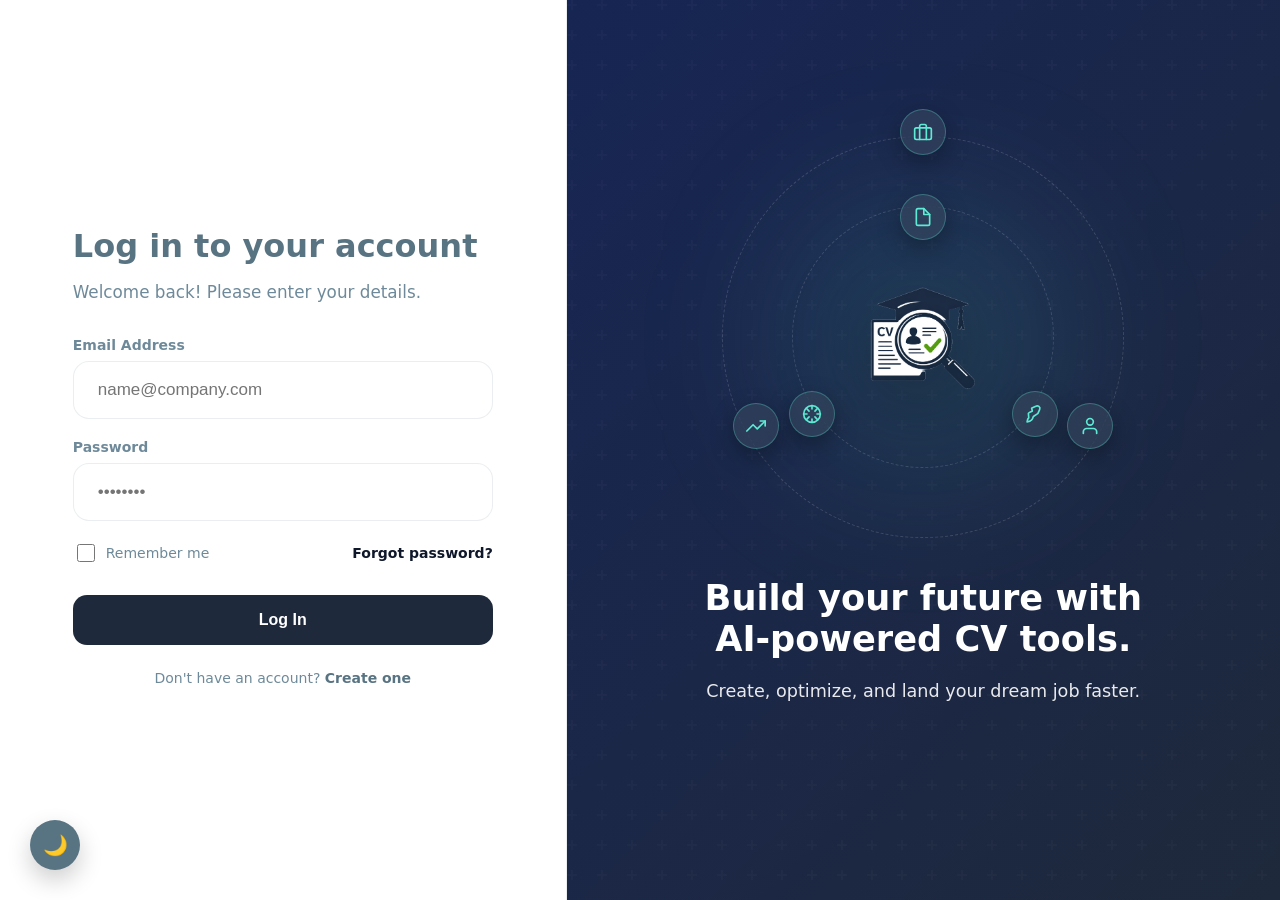
<file: frontend/login.html>
<!DOCTYPE html>
<html>

<head>
  <meta charset="UTF-8">
  <title>Login - CV Sir</title>
  <meta name="view-transition" content="same-origin" />
  <link rel="stylesheet" href="style.css">
  <link rel="icon" type="image/png" sizes="32x32" href="../uploads/cv-logo.png">
  <script>
    (function () {
      const theme = localStorage.getItem('theme') || 'light';
      document.documentElement.setAttribute('data-theme', theme);
    })();
  </script>
</head>

<body class="auth-body">
  <div class="auth-split-container">
    <!-- FORM area (LEFT) -->
    <div class="auth-left">
      <div class="auth-form-wrapper">
        <h2>Log in to your account</h2>
        <p class="subtitle">Welcome back! Please enter your details.</p>

        <form id="loginForm" onsubmit="handleLoginSubmit(event)">
          <div class="input-group">
            <label>Email Address</label>
            <input type="email" id="authEmail" required placeholder="name@company.com" />
          </div>
          <div class="input-group">
            <label>Password</label>
            <input type="password" id="authPassword" required placeholder="••••••••" />
          </div>

          <div class="form-extras">
            <label class="remember-me">
              <input type="checkbox" id="rememberMe">
              <span>Remember me</span>
            </label>
            <a href="#" class="forgot-link">Forgot password?</a>
          </div>

          <p id="authError" class="auth-error"></p>
          <button type="submit" id="authSubmitBtn">Log In</button>
        </form>

        <p class="auth-switch">
          <span>Don't have an account?</span>
          <a href="signup.html">Create one</a>
        </p>
      </div>
    </div>

    <!-- VISUAL AREA (RIGHT) -->
    <div class="auth-right">
      <div class="branding-visual">
        <div class="branding-logo-wrapper">
          <div class="central-glow"></div>
          <img src="../uploads/CvSir%20Logo-%20file.png" alt="CV Sir Logo" class="branding-logo">

          <!-- Orbiting Rings -->
          <div class="orbit-ring ring-1"></div>
          <div class="orbit-ring ring-2"></div>

          <!-- Iconic Planets (Dual-Ring System) -->
          <div class="icon-orbit-container inner">
            <div class="icon-orbit icon-cv" title="CV / Resume">
              <svg xmlns="http://www.w3.org/2000/svg" viewBox="0 0 24 24" fill="none" stroke="currentColor"
                stroke-width="2" stroke-linecap="round" stroke-linejoin="round">
                <path d="M13 2H6a2 2 0 0 0-2 2v16a2 2 0 0 0 2 2h12a2 2 0 0 0 2-2V9z"></path>
                <polyline points="13 2 13 9 20 9"></polyline>
              </svg>
            </div>
            <div class="icon-orbit icon-ai" title="AI Assistant">
              <svg xmlns="http://www.w3.org/2000/svg" viewBox="0 0 24 24" fill="none" stroke="currentColor"
                stroke-width="2" stroke-linecap="round" stroke-linejoin="round">
                <path d="M12 22a10 10 0 1 0 0-20 10 10 0 0 0 0 20z"></path>
                <path d="M12 6V2"></path>
                <path d="M12 22v-4"></path>
                <path d="M18.36 5.64l-2.83 2.83"></path>
                <path d="M8.47 15.53l-2.83 2.83"></path>
                <path d="M22 12h-4"></path>
                <path d="M6 12H2"></path>
                <path d="M18.36 18.36l-2.83-2.83"></path>
                <path d="M8.47 8.47L5.64 5.64"></path>
              </svg>
            </div>
            <div class="icon-orbit icon-rocket" title="Success / Launch">
              <svg xmlns="http://www.w3.org/2000/svg" viewBox="0 0 24 24" fill="none" stroke="currentColor"
                stroke-width="2" stroke-linecap="round" stroke-linejoin="round">
                <path
                  d="M4.5 16.5c-1.5 1.26-2 5-2 5s3.74-.5 5-2c.71-.39 1.24-1.01 1.5-1.74l.76-2.1c.14-.38.4-.72.73-.94l4.74-3.16c.14-.09.25-.21.31-.35l2.1-4.7c.56-1.25.13-2.73-1-3.6s-2.71-.85-3.6-.13l-4.7 2.1c-.14.06-.26.17-.35.31L8.83 8.35c-.22.33-.56.59-.94.73l-2.1.76c-.73.26-1.35.79-1.74 1.5z">
                </path>
              </svg>
            </div>
          </div>

          <div class="icon-orbit-container outer">
            <div class="icon-orbit icon-job" title="Job / Career">
              <svg xmlns="http://www.w3.org/2000/svg" viewBox="0 0 24 24" fill="none" stroke="currentColor"
                stroke-width="2" stroke-linecap="round" stroke-linejoin="round">
                <rect x="2" y="7" width="20" height="14" rx="2" ry="2"></rect>
                <path d="M16 21V5a2 2 0 0 0-2-2h-4a2 2 0 0 0-2 2v16"></path>
              </svg>
            </div>
            <div class="icon-orbit icon-growth" title="Growth / Scaling">
              <svg xmlns="http://www.w3.org/2000/svg" viewBox="0 0 24 24" fill="none" stroke="currentColor"
                stroke-width="2" stroke-linecap="round" stroke-linejoin="round">
                <polyline points="23 6 13.5 15.5 8.5 10.5 1 18"></polyline>
                <polyline points="17 6 23 6 23 12"></polyline>
              </svg>
            </div>
            <div class="icon-orbit icon-user" title="Profile / Identity">
              <svg xmlns="http://www.w3.org/2000/svg" viewBox="0 0 24 24" fill="none" stroke="currentColor"
                stroke-width="2" stroke-linecap="round" stroke-linejoin="round">
                <path d="M20 21v-2a4 4 0 0 0-4-4H8a4 4 0 0 0-4 4v2"></path>
                <circle cx="12" cy="7" r="4"></circle>
              </svg>
            </div>
          </div>
        </div>

        <div class="branding-text">
          <h2>Build your future with AI-powered CV tools.</h2>
          <p>Create, optimize, and land your dream job faster.</p>
        </div>
      </div>
    </div>
  </div>
  <button class="theme-toggle" id="themeToggle" onclick="toggleTheme()" title="Toggle Dark Mode">
    🌙
  </button>
  <script src="script.js"></script>
</body>

</html>
</file>
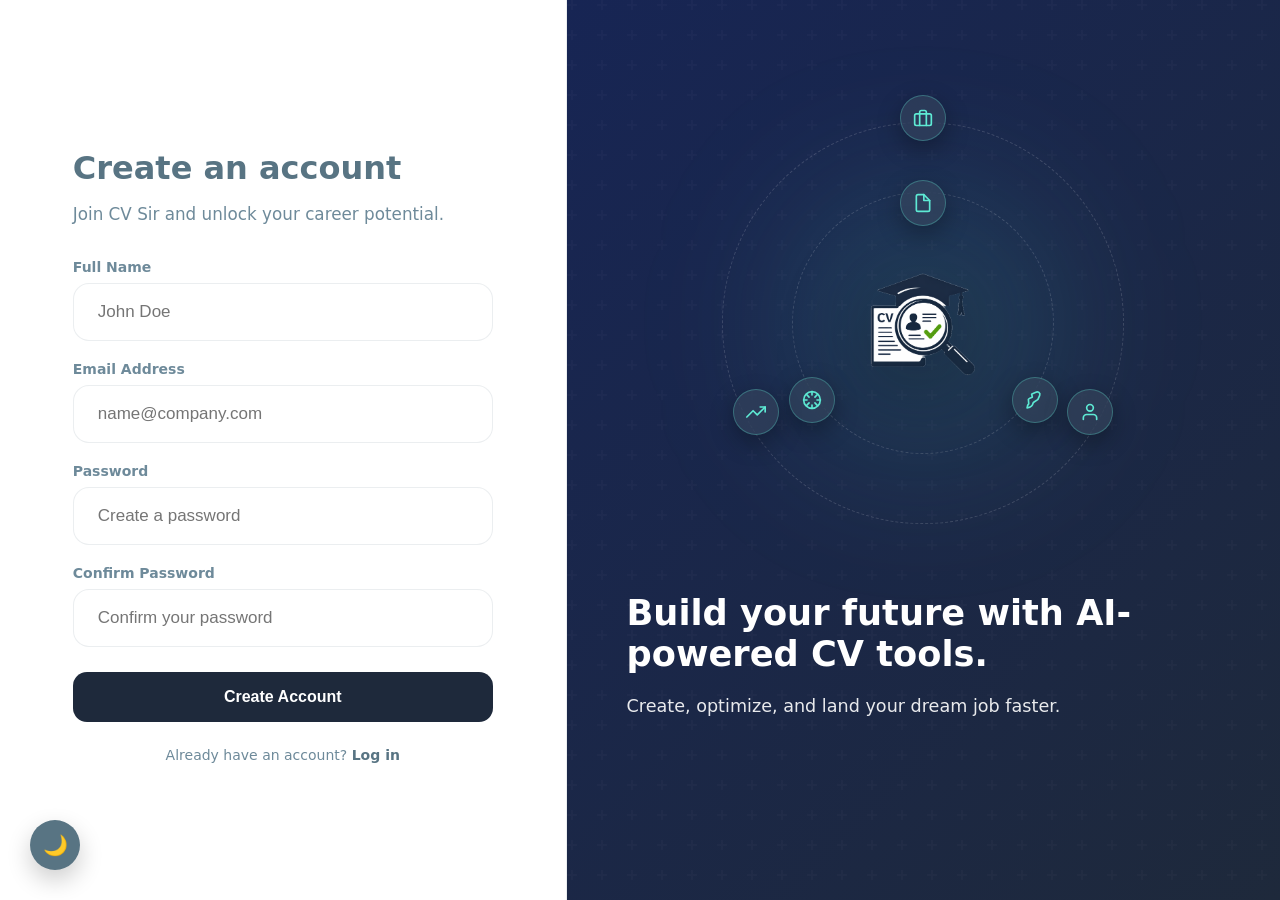
<file: frontend/signup.html>
<!DOCTYPE html>
<html>

<head>
  <meta charset="UTF-8">
  <title>Sign Up - CV Sir</title>
  <meta name="view-transition" content="same-origin" />
  <link rel="stylesheet" href="style.css">
  <link rel="icon" type="image/png" sizes="32x32" href="../uploads/cv-logo.png">
  <script>
    (function () {
      const theme = localStorage.getItem('theme') || 'light';
      document.documentElement.setAttribute('data-theme', theme);
    })();
  </script>
</head>

<body class="auth-body">
  <div class="auth-split-container">
    <!-- FORM AREA (LEFT) -->
    <div class="auth-left">
      <div class="auth-form-wrapper">
        <h2>Create an account</h2>
        <p class="subtitle">Join CV Sir and unlock your career potential.</p>

        <form id="signupForm" onsubmit="handleSignupSubmit(event)">
          <div class="input-group">
            <label>Full Name</label>
            <input type="text" id="authName" required placeholder="John Doe" />
          </div>
          <div class="input-group">
            <label>Email Address</label>
            <input type="email" id="authEmail" required placeholder="name@company.com" />
          </div>
          <div class="input-group">
            <label>Password</label>
            <input type="password" id="authPassword" required placeholder="Create a password" />
          </div>
          <div class="input-group">
            <label>Confirm Password</label>
            <input type="password" id="authConfirmPassword" required placeholder="Confirm your password" />
          </div>

          <p id="authError" class="auth-error"></p>
          <button type="submit" id="authSubmitBtn">Create Account</button>
        </form>

        <p class="auth-switch">
          <span>Already have an account?</span>
          <a href="login.html">Log in</a>
        </p>
      </div>
    </div>

    <!-- VISUAL AREA (RIGHT) -->

    <div class="auth-right">
      <div class="branding-visual">
        <div class="branding-logo-wrapper">
          <div class="central-glow"></div>
          <img src="../uploads/CvSir%20Logo-%20file.png" alt="CV Sir Logo" class="branding-logo">

          <!-- Orbiting Rings -->
          <div class="orbit-ring ring-1"></div>
          <div class="orbit-ring ring-2"></div>

          <!-- Iconic Planets (Dual-Ring System) -->
          <div class="icon-orbit-container inner">
            <div class="icon-orbit icon-cv" title="CV / Resume">
              <svg xmlns="http://www.w3.org/2000/svg" viewBox="0 0 24 24" fill="none" stroke="currentColor"
                stroke-width="2" stroke-linecap="round" stroke-linejoin="round">
                <path d="M13 2H6a2 2 0 0 0-2 2v16a2 2 0 0 0 2 2h12a2 2 0 0 0 2-2V9z"></path>
                <polyline points="13 2 13 9 20 9"></polyline>
              </svg>
            </div>
            <div class="icon-orbit icon-ai" title="AI Assistant">
              <svg xmlns="http://www.w3.org/2000/svg" viewBox="0 0 24 24" fill="none" stroke="currentColor"
                stroke-width="2" stroke-linecap="round" stroke-linejoin="round">
                <path d="M12 22a10 10 0 1 0 0-20 10 10 0 0 0 0 20z"></path>
                <path d="M12 6V2"></path>
                <path d="M12 22v-4"></path>
                <path d="M18.36 5.64l-2.83 2.83"></path>
                <path d="M8.47 15.53l-2.83 2.83"></path>
                <path d="M22 12h-4"></path>
                <path d="M6 12H2"></path>
                <path d="M18.36 18.36l-2.83-2.83"></path>
                <path d="M8.47 8.47L5.64 5.64"></path>
              </svg>
            </div>
            <div class="icon-orbit icon-rocket" title="Success / Launch">
              <svg xmlns="http://www.w3.org/2000/svg" viewBox="0 0 24 24" fill="none" stroke="currentColor"
                stroke-width="2" stroke-linecap="round" stroke-linejoin="round">
                <path
                  d="M4.5 16.5c-1.5 1.26-2 5-2 5s3.74-.5 5-2c.71-.39 1.24-1.01 1.5-1.74l.76-2.1c.14-.38.4-.72.73-.94l4.74-3.16c.14-.09.25-.21.31-.35l2.1-4.7c.56-1.25.13-2.73-1-3.6s-2.71-.85-3.6-.13l-4.7 2.1c-.14.06-.26.17-.35.31L8.83 8.35c-.22.33-.56.59-.94.73l-2.1.76c-.73.26-1.35.79-1.74 1.5z">
                </path>
              </svg>
            </div>
          </div>

          <div class="icon-orbit-container outer">
            <div class="icon-orbit icon-job" title="Job / Career">
              <svg xmlns="http://www.w3.org/2000/svg" viewBox="0 0 24 24" fill="none" stroke="currentColor"
                stroke-width="2" stroke-linecap="round" stroke-linejoin="round">
                <rect x="2" y="7" width="20" height="14" rx="2" ry="2"></rect>
                <path d="M16 21V5a2 2 0 0 0-2-2h-4a2 2 0 0 0-2 2v16"></path>
              </svg>
            </div>
            <div class="icon-orbit icon-growth" title="Growth / Scaling">
              <svg xmlns="http://www.w3.org/2000/svg" viewBox="0 0 24 24" fill="none" stroke="currentColor"
                stroke-width="2" stroke-linecap="round" stroke-linejoin="round">
                <polyline points="23 6 13.5 15.5 8.5 10.5 1 18"></polyline>
                <polyline points="17 6 23 6 23 12"></polyline>
              </svg>
            </div>
            <div class="icon-orbit icon-user" title="Profile / Identity">
              <svg xmlns="http://www.w3.org/2000/svg" viewBox="0 0 24 24" fill="none" stroke="currentColor"
                stroke-width="2" stroke-linecap="round" stroke-linejoin="round">
                <path d="M20 21v-2a4 4 0 0 0-4-4H8a4 4 0 0 0-4 4v2"></path>
                <circle cx="12" cy="7" r="4"></circle>
              </svg>
            </div>
          </div>
        </div>
      </div>

      <div class="branding-text">
        <h2>Build your future with AI-powered CV tools.</h2>
        <p>Create, optimize, and land your dream job faster.</p>
      </div>
    </div>
  </div>
  </div>
  <button class="theme-toggle" id="themeToggle" onclick="toggleTheme()" title="Toggle Dark Mode">
    🌙
  </button>
  <script src="script.js"></script>

</body>

</html>
</file>
<file: frontend/style.css>
:root {
  --bg-color: #f4f8fc;
  --text-main: #1f2933;
  --text-muted: #6b7280;
  --card-bg: #ffffff;
  --card-shadow: rgba(0, 0, 0, 0.08);
  --primary: #2563eb;
  --primary-hover: #1d4ed8;
  --border-color: #d1d5db;
  --input-bg: #ffffff;
  --step-inactive: #e5e7eb;
  --upload-bg: #f8faff;
  --upload-border: #c7d2fe;
  --summary-bg: #eef2ff;
  --job-card-hover-shadow: rgba(37, 99, 235, 0.15);
  --auth-bg: #f4f8fc;
  --auth-sidebar-text: #ffffff;
  --level-match-color: #15803d;


  /* Dashboard Palette - hsl based */
  --clr-missing-h: 0;
  --clr-missing-s: 84%;
  --clr-missing-l: 60%;
  --clr-extra-h: 142;
  --clr-extra-s: 71%;
  --clr-extra-l: 45%;
  --clr-jd-h: 262;
  --clr-jd-s: 83%;
  --clr-jd-l: 58%;
}

[data-theme="dark"] {
  --bg-color: #0f172a;
  --text-main: #f1f5f9;
  --text-muted: #94a3b8;
  --card-bg: #1e293b;
  --card-shadow: rgba(0, 0, 0, 0.3);
  --primary: #3884ff;
  --primary-hover: #60a5fa;
  --border-color: #334155;
  --input-bg: #0f172a;
  --step-inactive: #334155;
  --upload-bg: #1e293b;
  --upload-border: #475569;
  --summary-bg: #8ba5f0;
  --job-card-hover-shadow: rgba(56, 132, 255, 0.25);
  --auth-bg: #0f172a;
  --auth-sidebar-text: #f1f5f9;
  --level-match-color: #4ade80;

  /* Dashboard Palette Dark */
  --clr-missing-h: 0;
  --clr-missing-s: 60%;
  --clr-missing-l: 50%;
  --clr-extra-h: 142;
  --clr-extra-s: 50%;
  --clr-extra-l: 50%;
  --clr-jd-h: 262;
  --clr-jd-s: 60%;
  --clr-jd-l: 60%;
}

h1,
h2,
h3,
h4,
h5,
h6 {
  color: var(--text-main);
}

body {
  font-family: "Segoe UI", system-ui, -apple-system, BlinkMacSystemFont, sans-serif;
  background: var(--bg-color);
  margin: 0;
  color: var(--text-main);
  transition: background 0.3s, color 0.3s;
}

/* ================= HEADER ================= */
.topbar {
  background: var(--card-bg);
  padding: 16px 40px;
  box-shadow: 0 2px 8px rgba(0, 0, 0, 0.05);
  display: flex;
  justify-content: space-between;
  align-items: center;
}

.logo {
  font-weight: 800;
  display: flex;
  align-items: baseline;
  gap: 4px;
}

.logo-cv {
  font-size: 28px;
  color: var(--saas-olive);
  line-height: 1;
}

.logo-sir {
  font-size: 22px;
  color: var(--saas-primary-text);
}

/* ================= MAIN CARD ================= */
.wizard-card {
  max-width: 950px;
  margin: 3vh auto;
  background: var(--card-bg);
  border-radius: 24px;
  padding: 40px 60px 50px;
  box-shadow: 0 40px 80px var(--card-shadow);
  min-height: auto;
  display: flex;
  flex-direction: column;
  justify-content: center;
}

/* ================= STEPS ================= */
.steps {
  display: flex;
  align-items: center;
  justify-content: center;
  margin-bottom: 40px;
}

.step {
  width: 44px;
  height: 44px;
  border-radius: 50%;
  background: var(--step-inactive);
  color: var(--text-muted);
  font-weight: 700;
  display: flex;
  align-items: center;
  justify-content: center;
  position: relative;
}

.step span {
  position: absolute;
  top: 55px;
  width: 120px;
  text-align: center;
  font-size: 13px;
  font-weight: 600;
  color: var(--text-muted);
}

.step.active {
  background: var(--primary);
  color: #ffffff;
}

.step.active span {
  color: var(--primary);
}

.line {
  width: 80px;
  height: 3px;
  background: #e5e7eb;
}

/* ================= STEP CONTENT ================= */
.step-content {
  display: none;
  text-align: center;
}

.step-content.active {
  display: block;
}

.step-content h2 {
  margin-bottom: 25px;
  font-size: 1.8rem;
  font-weight: 800;
  letter-spacing: -0.5px;
}

/* ================= UPLOAD BOX ================= */
.upload-box {
  border: 2px dashed var(--upload-border);
  border-radius: 20px;
  padding: 40px 30px;
  background: var(--upload-bg);
  transition: all 0.3s ease;
}

.upload-box p {
  margin: 8px 0;
  font-weight: 600;
}

.upload-box .muted {
  color: var(--text-muted);
  font-weight: 500;
}

.upload-box input[type="file"] {
  margin-top: 15px;
}

.upload-box small {
  display: block;
  margin-top: 10px;
  color: var(--text-muted);
}

/* ================= INPUTS ================= */
input[type="text"],
input[type="email"],
input[type="password"],
input[type="number"],
textarea,
.extra-inputs input {
  width: 100%;
  padding: 18px 24px;
  border-radius: 16px;
  border: 1px solid var(--border-color);
  background: var(--input-bg);
  color: var(--text-main);
  font-size: 17px;
  outline: none;
  box-sizing: border-box;
  transition: all 0.2s ease;
}

input:focus,
textarea:focus {
  border-color: var(--primary);
  box-shadow: 0 0 0 3px rgba(37, 99, 235, 0.15);
}

.input-error {
  border-color: #ef4444 !important;
  box-shadow: 0 0 0 3px rgba(239, 68, 68, 0.15) !important;
}

.extra-inputs {
  display: flex;
  gap: 20px;
  margin-top: 20px;
  margin-bottom: 20px;
}

/* ================= BUTTONS ================= */
button {
  margin-top: 25px;
  background: var(--primary);
  border: none;
  color: #ffffff;
  padding: 12px 28px;
  font-size: 15px;
  font-weight: 700;
  border-radius: 999px;
  cursor: pointer;
  transition: all 0.2s ease;
}

button:hover {
  background: var(--primary-hover);
  transform: translateY(-1px);
}

button.secondary {
  background: var(--step-inactive);
  color: var(--text-main);
}

button.secondary:hover {
  background: var(--border-color);
}

.nav-buttons {
  display: flex;
  justify-content: space-between;
  gap: 15px;
}

.nav-buttons-center {
  display: flex;
  justify-content: center;
  margin-top: 25px;
}

/* ================= AUTOCOMPLETE FIX ================= */
.autocomplete-container {
  position: relative;
  width: 100%;
}

.suggestions-box {
  position: absolute;
  top: 100%;
  left: 0;
  right: 0;
  background: var(--card-bg);
  border: 1px solid var(--border-color);
  border-top: none;
  border-radius: 0 0 12px 12px;
  box-shadow: 0 10px 25px var(--card-shadow);
  z-index: 1000;
  max-height: 220px;
  overflow-y: auto;
  display: none;
}

.suggestion-item {
  padding: 12px 16px;
  cursor: pointer;
  font-size: 14px;
  font-weight: 500;
}

.suggestion-item:hover {
  background: var(--summary-bg);
}

/* ================= RESULTS ================= */
.results-section {
  margin-top: 20px;
}

.results-header {
  display: flex;
  justify-content: space-between;
  align-items: center;
  margin-bottom: 30px;
  border-bottom: 2px solid var(--border-color);
  padding-bottom: 15px;
}

.results-header h2 {
  margin: 0;
}

.new-analysis-btn {
  background: var(--primary);
  margin-top: 0;
  padding: 10px 20px;
  font-size: 14px;
}

.result-cards {
  display: grid;
  grid-template-columns: repeat(auto-fit, minmax(200px, 1fr));
  gap: 20px;
  margin-bottom: 30px;
}

.card {
  background: var(--upload-bg);
  border-radius: 14px;
  padding: 20px;
  box-shadow: 0 10px 20px rgba(0, 0, 0, 0.05);
}

.card h3 {
  margin: 0 0 8px;
  font-size: 14px;
  color: var(--card-text-title);
  text-transform: uppercase;
}

.card p {
  font-size: 22px;
  font-weight: 800;
  margin: 0;
  color: var(--text-main);
}

/* Score Colors */
.score-low {
  color: #dc2626;
}

.score-mid {
  color: #d97706;
}

.score-high {
  color: #16a34a;
}

/* Career Summary */
.career-summary {
  margin: 25px 0;
  padding: 18px;
  border-radius: 14px;
  background: var(--summary-bg);
  text-align: center;
  color: var(--text-main);
  border: 1px solid var(--border-color);
}

/* ================= SKILL DASHBOARD SECTIONS ================= */
.skill-section {
  margin-bottom: 30px;
  padding: 0;
  border-radius: 18px;
  background: var(--card-bg);
  border: 1px solid var(--border-color);
  overflow: hidden;
  box-shadow: 0 4px 12px var(--card-shadow);
}

.skill-section h3 {
  margin: 0;
  padding: 16px 20px;
  font-size: 1.1rem;
  font-weight: 700;
  display: flex;
  justify-content: space-between;
  align-items: center;
  border-bottom: 1px solid var(--border-color);
}

.skill-section>div:not(h3) {
  padding: 20px;
}

/* Base Badge */
.count-badge {
  font-size: 12px;
  padding: 4px 10px;
  border-radius: 99px;
  color: #ffffff;
  font-weight: 800;
}

/* Missing Skills Colors */
.skill-missing h3 {
  background: hsla(var(--clr-missing-h), var(--clr-missing-s), var(--clr-missing-l), 0.1);
  color: hsl(var(--clr-missing-h), var(--clr-missing-s), 50%);
}

.skill-missing .count-badge {
  background: hsl(var(--clr-missing-h), var(--clr-missing-s), var(--clr-missing-l));
}

/* Extra Skills Colors */
.skill-extra h3 {
  background: hsla(var(--clr-extra-h), var(--clr-extra-s), var(--clr-extra-l), 0.1);
  color: hsl(var(--clr-extra-h), var(--clr-extra-s), 40%);
}

.skill-extra .count-badge {
  background: hsl(var(--clr-extra-h), var(--clr-extra-s), var(--clr-extra-l));
}

/* JD Gaps Colors */
.skill-jd-missing h3 {
  background: hsla(var(--clr-jd-h), var(--clr-jd-s), var(--clr-jd-l), 0.1);
  color: hsl(var(--clr-jd-h), var(--clr-jd-s), 50%);
}

.skill-jd-missing .count-badge {
  background: hsl(var(--clr-jd-h), var(--clr-jd-s), var(--clr-jd-l));
}

/* Badge Container for Extracted/Extra Skills */
.skill-badge-container {
  display: flex;
  flex-wrap: wrap;
  gap: 10px;
}

.skill-tag {
  background: var(--upload-bg);
  padding: 8px 16px;
  border-radius: 10px;
  font-weight: 600;
  font-size: 0.9rem;
  border: 1px solid var(--border-color);
  color: var(--text-main);
  transition: all 0.2s;
}

.skill-tag:hover {
  transform: translateY(-2px);
  border-color: var(--primary);
  background: var(--summary-bg);
}

.skill-tag.extra {
  background: hsla(var(--clr-extra-h), var(--clr-extra-s), var(--clr-extra-l), 0.1);
  border: 1px solid hsla(var(--clr-extra-h), var(--clr-extra-s), var(--clr-extra-l), 0.3);
  color: hsl(var(--clr-extra-h), var(--clr-extra-s), 35%);
  padding: 10px 20px;
  border-radius: 99px;
  font-weight: 700;
  box-shadow: 0 4px 15px rgba(0, 0, 0, 0.03);
  transition: all 0.3s cubic-bezier(0.175, 0.885, 0.32, 1.275);
}

[data-theme="dark"] .skill-tag.extra {
  background: hsla(var(--clr-extra-h), var(--clr-extra-s), 50%, 0.1);
  color: #4ade80;
  border-color: hsla(var(--clr-extra-h), var(--clr-extra-s), 50%, 0.2);
}

.skill-tag.extra:hover {
  transform: translateY(-5px) scale(1.05);
  background: hsl(var(--clr-extra-h), var(--clr-extra-s), var(--clr-extra-l));
  color: #ffffff;
  box-shadow: 0 10px 25px hsla(var(--clr-extra-h), var(--clr-extra-s), var(--clr-extra-l), 0.3);
}


/* ================= RECOMMENDED JOBS ================= */
.recommended-jobs {
  margin-top: 12px;
  display: grid;
  gap: 12px;
}

.job-card {
  background: var(--card-bg);
  border: 1px solid var(--border-color);
  border-radius: 14px;
  padding: 18px;
  transition: all 0.25s ease;
  cursor: pointer;
}

.job-card:hover {
  border-color: var(--primary);
  box-shadow: 0 10px 25px var(--job-card-hover-shadow);
  transform: translateY(-4px);
}

.job-card h4 {
  margin: 0 0 10px;
  color: var(--text-main);
  font-size: 1.1rem;
}

.job-meta {
  display: flex;
  flex-wrap: wrap;
  gap: 14px;
  margin-bottom: 8px;
  font-size: 14px;
  color: var(--text-muted);
}

.job-links a:not(.job-btn) {
  margin-right: 12px;
  color: #2563eb;
  font-weight: 600;
  text-decoration: none;
}

.job-links a:not(.job-btn):hover {
  text-decoration: underline;
}

/* ================= SKILL ROADMAP & PRIORITY ================= */
.skill-details-header {
  display: flex;
  justify-content: space-between;
  align-items: center;
  margin-bottom: 12px;
  border-bottom: 1px solid var(--border-color);
  padding-bottom: 8px;
}

.priority-badge {
  font-size: 0.75rem;
  padding: 4px 10px;
  border-radius: 99px;
  font-weight: 800;
  text-transform: uppercase;
  letter-spacing: 0.5px;
}

.priority-highest {
  background: #fee2e2;
  color: #991b1b;
  border: 1px solid #fecaca;
}

.priority-high {
  background: #ffedd5;
  color: #9a3412;
  border: 1px solid #fed7aa;
}

.priority-medium {
  background: #fef9c3;
  color: #854d0e;
  border: 1px solid #fef08a;
}

.priority-standard {
  background: #f1f5f9;
  color: #475569;
  border: 1px solid #e2e8f0;
}

[data-theme="dark"] .priority-highest {
  background: #7f1d1d;
  color: #fecaca;
  border-color: #991b1b;
}

[data-theme="dark"] .priority-high {
  background: #7c2d12;
  color: #fed7aa;
  border-color: #9a3412;
}

[data-theme="dark"] .priority-medium {
  background: #713f12;
  color: #fef08a;
  border-color: #854d0e;
}

[data-theme="dark"] .priority-standard {
  background: #1e293b;
  color: #cbd5e1;
  border-color: #334155;
}

/* Roadmap Stepper */
.roadmap-container {
  margin-top: 15px;
  padding: 15px;
  background: var(--auth-bg);
  border-radius: 12px;
  border: 1px dashed var(--border-color);
}

.roadmap-title {
  font-size: 0.85rem;
  font-weight: 700;
  margin-bottom: 15px;
  color: var(--text-main);
  display: flex;
  align-items: center;
  gap: 8px;
}

.roadmap-steps {
  position: relative;
  padding-left: 30px;
}

.roadmap-steps::before {
  content: "";
  position: absolute;
  left: 10px;
  top: 5px;
  bottom: 5px;
  width: 2px;
  background: var(--border-color);
}

.roadmap-step {
  position: relative;
  margin-bottom: 20px;
  font-size: 0.9rem;
  color: var(--text-main);
  font-weight: 500;
}

.roadmap-step:last-child {
  margin-bottom: 0;
}

.roadmap-step::before {
  content: "";
  position: absolute;
  left: -25px;
  top: 4px;
  width: 12px;
  height: 12px;
  border-radius: 50%;
  background: var(--card-bg);
  border: 2px solid var(--primary);
  z-index: 1;
}

.roadmap-step.active::before {
  background: var(--primary);
  box-shadow: 0 0 8px var(--primary-light);
}

.roadmap-step-desc {
  display: block;
  font-size: 0.75rem;
  color: var(--card-text-title);
  margin-top: 2px;
}

/* ================= AI MOCK INTERVIEW PANEL (DOCK) ================= */
.mock-panel {
  position: fixed;
  bottom: 0;
  right: 30px;
  width: 380px;
  height: 54px;
  /* Header only height */
  background: var(--card-bg);
  border-top-left-radius: 20px;
  border-top-right-radius: 20px;
  box-shadow: 0 -10px 40px rgba(0, 0, 0, 0.1);
  display: flex;
  flex-direction: column;
  overflow: hidden;
  z-index: 2000;
  transition: all 0.5s cubic-bezier(0.175, 0.885, 0.32, 1.275);
  border: 1px solid var(--border-color);
  border-bottom: none;
  display: none;
  /* Initially hidden */
}

.mock-panel.expanded {
  height: 550px;
  box-shadow: 0 0 60px rgba(0, 0, 0, 0.15);
}

.mock-header {
  background: var(--primary);
  color: #ffffff;
  padding: 16px 25px;
  display: flex;
  justify-content: space-between;
  align-items: center;
  font-weight: 700;
  font-size: 1.05rem;
  cursor: pointer;
  user-select: none;
  transition: background 0.3s;
}

.mock-header:hover {
  background: var(--primary-hover);
}


.close-mock-btn {
  background: transparent;
  border: none;
  color: #fff;
  font-size: 24px;
  cursor: pointer;
  padding: 0;
  margin: 0;
  line-height: 1;
}

.chat-messages {
  flex: 1;
  padding: 20px;
  overflow-y: auto;
  display: flex;
  flex-direction: column;
  gap: 15px;
  background: var(--auth-bg);
}

.chat-bubble {
  max-width: 85%;
  padding: 12px 18px;
  border-radius: 18px;
  font-size: 14.5px;
  line-height: 1.4;
  position: relative;
  animation: messageIn 0.3s ease-out forwards;
}

@keyframes messageIn {
  from {
    opacity: 0;
    transform: translateY(10px) scale(0.95);
  }

  to {
    opacity: 1;
    transform: translateY(0) scale(1);
  }
}

.ai-bubble {
  align-self: flex-start;
  background: var(--card-bg);
  color: var(--text-main);
  border-bottom-left-radius: 4px;
  box-shadow: 0 4px 10px rgba(0, 0, 0, 0.05);
  border: 1px solid var(--border-color);
}

.user-bubble {
  align-self: flex-end;
  background: var(--primary);
  color: #ffffff;
  border-bottom-right-radius: 4px;
  box-shadow: 0 4px 15px rgba(37, 99, 235, 0.2);
}

.feedback-bubble {
  align-self: center;
  font-size: 13px;
  font-weight: 600;
  padding: 8px 16px;
  border-radius: 99px;
  background: hsla(var(--clr-extra-h), var(--clr-extra-s), var(--clr-extra-l), 0.15);
  color: hsl(var(--clr-extra-h), var(--clr-extra-s), 45%);
  margin: 8px 0;
  border: 1px solid hsla(var(--clr-extra-h), var(--clr-extra-s), var(--clr-extra-l), 0.2);
}

[data-theme="dark"] .feedback-bubble {
  background: hsla(var(--clr-extra-h), var(--clr-extra-s), 50%, 0.2);
  color: #4ade80;
  border-color: hsla(142, 70%, 50%, 0.3);
}


.chat-input-area {
  padding: 20px;
  display: flex;
  gap: 10px;
  background: var(--card-bg);
  border-top: 1px solid var(--border-color);
}

.chat-input-area input {
  flex: 1;
  padding: 12px 16px;
  border-radius: 12px;
  border: 1px solid var(--border-color);
  background: var(--input-bg);
  color: var(--text-main);
  outline: none;
}

.chat-input-area button {
  margin-top: 0;
  padding: 10px 20px;
}

/* RESULT OVERLAY */
.mock-result-overlay {
  position: absolute;
  top: 0;
  left: 0;
  right: 0;
  bottom: 0;
  background: var(--card-bg);
  z-index: 10;
  display: none;
  flex-direction: column;
  justify-content: center;
  align-items: center;
  padding: 40px;
  text-align: center;
  animation: fadeIn 0.4s ease;
}

@keyframes fadeIn {
  from {
    opacity: 0;
  }

  to {
    opacity: 1;
  }
}

/* ================= RESPONSIVE ================= */
@media (max-width: 768px) {
  .wizard-card {
    padding: 25px;
  }

  .steps {
    flex-direction: column;
    gap: 20px;
  }

  .line {
    display: none;
  }

  .extra-inputs {
    flex-direction: column;
  }
}

/* ===============================
   JOB BUTTON STYLE (MODERN)
================================ */

.job-links {
  display: flex;
  gap: 12px;
  margin-top: 12px;
}

.job-btn {
  padding: 12px 22px;
  border-radius: 999px;
  font-weight: 600;
  text-decoration: none;
  display: inline-flex;
  align-items: center;
  gap: 6px;
  transition: all 0.25s ease;
  color: white;
}

/* LinkedIn */
.job-btn.linkedin {
  background: #0a66c2;
}

.job-btn.linkedin:hover {
  background: #084c94;
  transform: translateY(-2px);
}

/* Indeed */
.job-btn.indeed {
  background: #2563eb;
}

.job-btn.indeed:hover {
  background: #1e40af;
  transform: translateY(-2px);
}

/* ================= AUTH CONTAINER (REDESIGN) ================= */
.auth-body {
  margin: 0;
  padding: 0;
  height: 100vh;
  display: flex;
  background: var(--bg-color);
  font-family: 'Inter', system-ui, -apple-system, sans-serif;
}

.auth-split-container {
  display: flex;
  width: 100%;
  height: 100vh;
}

.auth-left {
  flex: 0.45;
  /* Form Area */
  display: flex;
  justify-content: center;
  align-items: center;
  background: var(--card-bg);
  padding: 40px;
  z-index: 2;
  border-right: 1px solid var(--border-color);
}

.auth-right {
  flex: 0.55;
  /* Visual Area */
  display: none;
  flex-direction: column;
  justify-content: center;
  align-items: center;
  /* Deep Blue to Muted Navy Gradient */
  background: linear-gradient(135deg, #172554 0%, #1e293b 100%);
  color: #ffffff;
  padding: 60px;
  position: relative;
  overflow: hidden;
}


@media (min-width: 992px) {
  .auth-right {
    display: flex;
  }
}

.auth-right::before {
  content: "";
  position: absolute;
  top: 0;
  left: 0;
  right: 0;
  bottom: 0;
  background: url("data:image/svg+xml,%3Csvg width='60' height='60' viewBox='0 0 60 60' xmlns='http://www.w3.org/2000/svg'%3E%3Cg fill='none' fill-rule='evenodd'%3E%3Cg fill='%23ffffff' fill-opacity='0.05'%3E%3Cpath d='M36 34v-4h-2v4h-4v2h4v4h2v-4h4v-2h-4zm0-30V0h-2v4h-4v2h4v4h2v-4h4v-2h-4zM6 34v-4H4v4H0v2h4v4h2v-4h4v-2H6zM6 4V0H4v4H0v2h4v4h2v-4h4v-2H6z'/%3E%3C/g%3E%3C/g%3E%3C/svg%3E");
  opacity: 0.4;
}

/* BRANDING VISUALS */
.branding-visual {
  position: relative;
  width: 100%;
  max-width: 500px;
  text-align: center;
  z-index: 10;
}

.branding-logo-wrapper {
  position: relative;
  width: 320px;
  height: 320px;
  margin: 0 auto 80px;
  /* Increased from 30px to prevent overlap */
  display: flex;
  justify-content: center;
  align-items: center;
}

.central-glow {
  position: absolute;
  width: 260px;
  height: 260px;
  /* Soft Mint Glow */
  background: rgba(94, 234, 212, 0.15);
  filter: blur(80px);
  border-radius: 50%;
  animation: pulseGlow 4s infinite ease-in-out;
}

.branding-logo {
  width: 260px;
  /* Scaled down */
  height: auto;
  filter: drop-shadow(0 20px 45px rgba(0, 0, 0, 0.35));
  position: relative;
  z-index: 5;
  animation: floatLogo 6s infinite ease-in-out;
}

/* ORBIT SYSTEM */
.orbit-ring {
  position: absolute;
  top: 50%;
  left: 50%;
  transform: translate(-50%, -50%);
  border-radius: 50%;
  border: 1px dashed rgba(255, 255, 255, 0.15);
  pointer-events: none;
}

.ring-1 {
  width: 260px;
  height: 260px;
}

.ring-2 {
  width: 400px;
  height: 400px;
}


.icon-orbit-container {
  position: absolute;
  top: 0;
  left: 0;
  right: 0;
  bottom: 0;
}

.icon-orbit-container.inner {
  animation: orbitRotate 20s linear infinite;
}

.icon-orbit-container.outer {
  animation: orbitRotate 40s linear infinite;
}

.icon-orbit {
  position: absolute;
  width: 44px;
  height: 44px;
  background: rgba(71, 85, 105, 0.4);
  /* Slate Blue */
  backdrop-filter: blur(12px);
  border: 1px solid rgba(94, 234, 212, 0.3);
  /* Mint Teal Border */
  border-radius: 50%;
  display: flex;
  justify-content: center;
  align-items: center;
  box-shadow: 0 8px 25px rgba(0, 0, 0, 0.3);
}


.inner .icon-orbit {
  animation: counterRotate 20s linear infinite;
}

.outer .icon-orbit {
  animation: counterRotate 40s linear infinite;
}

@keyframes orbitRotate {
  from {
    transform: rotate(0deg);
  }

  to {
    transform: rotate(360deg);
  }
}

@keyframes counterRotate {
  from {
    transform: rotate(0deg);
  }

  to {
    transform: rotate(-360deg);
  }
}

.icon-orbit svg {
  width: 20px;
  height: 20px;
  stroke: #5eead4;
  /* Mint Teal Icons */
}


/* Inner Ring Positions (320px) */
.inner .icon-cv {
  top: 40px;
  left: 50%;
  transform: translate(-50%, -50%);
}

.inner .icon-ai {
  bottom: 60px;
  left: 8%;
}

.inner .icon-rocket {
  bottom: 60px;
  right: 8%;
}

/* Outer Ring Positions */
.outer .icon-job {
  top: -45px;
  left: 50%;
  transform: translate(-50%, -50%);
}

.outer .icon-growth {
  bottom: 15%;
  left: -30px;
}

.outer .icon-user {
  bottom: 15%;
  right: -30px;
}


.branding-text h2 {
  font-size: 2.2rem;
  font-weight: 800;
  margin-bottom: 12px;
  color: #fff;
}

.branding-text p {
  font-size: 1.1rem;
  opacity: 0.9;
  line-height: 1.6;
}

/* FORM STYLING */
.auth-form-wrapper {
  width: 100%;
  max-width: 420px;
}

.auth-form-wrapper h2 {
  font-size: 2rem;
  font-weight: 800;
  margin-bottom: 8px;
  color: var(--text-main);
  /* Adaptive Color */
}

.auth-form-wrapper p.subtitle {
  color: var(--text-muted);
  /* Adaptive Color */
  margin-bottom: 35px;
  font-size: 1.05rem;
}



.form-extras {
  display: flex;
  justify-content: space-between;
  align-items: center;
  margin-bottom: 25px;
  font-size: 14px;
}

.remember-me {
  display: flex;
  align-items: center;
  gap: 8px;
  color: var(--text-muted);
  font-weight: 500;
  cursor: pointer;
}

.remember-me input {
  width: 18px;
  height: 18px;
  border-radius: 4px;
  border: 1px solid var(--border-color);
  cursor: pointer;
}

.forgot-link {
  color: #0f172a;
  /* Deep Blue link */
  text-decoration: none;
  font-weight: 600;
  transition: color 0.3s;
}

[data-theme="dark"] .forgot-link {
  color: #5eead4;
  /* Mint Teal for Dark Mode visibility */
}

.forgot-link:hover {
  color: #2dd4bf;
  /* Mint Teal Hover */
  text-decoration: underline;
}


#authSubmitBtn {
  width: 100%;
  padding: 16px;
  font-size: 16px;
  border-radius: 14px;
  margin-top: 5px;
  background: #1e293b;
  /* Muted Navy Button */
  color: #ffffff;
  border: none;
  transition: all 0.3s;
}

#authSubmitBtn:hover {
  background: #0f172a;
  /* Deep Blue Hover */
  transform: translateY(-2px);
  box-shadow: 0 10px 20px rgba(15, 23, 42, 0.2);
}


/* ANIMATIONS */
@keyframes pulseGlow {

  0%,
  100% {
    transform: scale(1);
    opacity: 0.5;
  }

  50% {
    transform: scale(1.2);
    opacity: 0.8;
  }
}

@keyframes floatLogo {

  0%,
  100% {
    transform: translateY(0);
  }

  50% {
    transform: translateY(-15px);
  }
}

@keyframes floatIcon {

  0%,
  100% {
    transform: translateY(0) rotate(0deg);
  }

  50% {
    transform: translateY(-10px) rotate(5deg);
  }
}


.input-group {
  margin-bottom: 20px;
}

.input-group label {
  display: block;
  margin-bottom: 8px;
  font-weight: 600;
  color: var(--text-muted);
  font-size: 14px;
}

.auth-error {
  color: #dc2626;
  font-size: 14px;
  text-align: center;
  margin-bottom: 15px;
  display: none;
}

.auth-switch {
  text-align: center;
  margin-top: 25px;
  font-size: 14px;
  color: var(--text-muted);
}

.auth-switch a {
  color: var(--primary);
  font-weight: 600;
  text-decoration: none;
}

.auth-switch a:hover {
  text-decoration: underline;
}

.logout-btn {
  background: transparent;
  color: var(--text-muted);
  border: none;
  margin-top: 0;
  padding: 8px 16px;
  font-size: 14px;
  font-weight: 700;
  border-radius: 12px;
  display: flex;
  align-items: center;
  gap: 8px;
  transition: all 0.4s cubic-bezier(0.175, 0.885, 0.32, 1.275);
  cursor: pointer;
  position: relative;
}

.logout-btn svg {
  stroke: #ef4444;
  transition: transform 0.3s ease;
}

.logout-btn:hover {
  background: rgba(239, 68, 68, 0.1);
  color: #ef4444;
  padding-left: 20px;
  padding-right: 20px;
}

.logout-btn:hover svg {
  transform: rotate(90deg) scale(1.2);
}

[data-theme="dark"] .logout-btn {
  color: var(--text-muted);
}



/* ================= PAGE TRANSITIONS & ANIMATIONS ================= */
@view-transition {
  navigation: auto;
}

.auth-form-wrapper {
  animation: slideUpFade 0.6s cubic-bezier(0.16, 1, 0.3, 1) forwards;
}

.auth-left-content {
  animation: slideRightFade 0.6s cubic-bezier(0.16, 1, 0.3, 1) forwards;
}

@keyframes slideUpFade {
  from {
    opacity: 0;
    transform: translateY(30px);
  }

  to {
    opacity: 1;
    transform: translateY(0);
  }
}

/* ================= SKILL ACCORDIONS (Interactive) ================= */
.skill-item-container {
  margin-bottom: 10px;
  border-radius: 10px;
  border: 1px solid var(--border-color);
  background: var(--input-bg);
  overflow: hidden;
  box-shadow: 0 1px 3px rgba(0, 0, 0, 0.05);
}

.skill-summary {
  list-style: none;
  cursor: pointer;
  padding: 12px 16px;
  font-weight: 600;
  display: flex;
  justify-content: space-between;
  align-items: center;
  transition: background 0.2s;
  color: var(--text-main);
}

.skill-summary:hover {
  background: var(--upload-bg);
}

.skill-summary::after {
  content: '▼';
  font-size: 0.8rem;
  color: var(--text-muted);
  transition: transform 0.3s;
}

details[open] .skill-summary::after {
  transform: rotate(180deg);
}

.skill-detailed-content {
  padding: 16px;
  background: var(--input-bg);
  border-top: 1px solid var(--border-color);
  font-size: 0.95rem;
  color: var(--text-main);
  animation: slideInDown 0.3s ease-out;
}

.skill-details-block {
  margin-bottom: 12px;
}

.skill-details-block strong {
  display: block;
  font-size: 0.8rem;
  text-transform: uppercase;
  color: var(--primary);
  letter-spacing: 0.05em;
  margin-bottom: 4px;
}

@keyframes slideInDown {
  from {
    opacity: 0;
    transform: translateY(-10px);
  }

  to {
    opacity: 1;
    transform: translateY(0);
  }
}

/* ================= THEME TOGGLE ================= */
.theme-toggle {
  position: fixed;
  bottom: 30px;
  left: 30px;
  width: 50px;
  height: 50px;
  border-radius: 50%;
  background: var(--primary);
  color: white;
  display: flex;
  align-items: center;
  justify-content: center;
  cursor: pointer;
  box-shadow: 0 10px 25px rgba(0, 0, 0, 0.2);
  z-index: 9999;
  font-size: 20px;
  transition: all 0.2s ease;
  border: none;
  padding: 0;
}

.theme-toggle:hover {
  transform: scale(1.1);
  background: var(--primary-hover);
}

/* ================= LEVEL LABEL (Job Type) ================= */
.level-badge {
  display: block;
  margin-top: 15px;
  font-weight: 800;
  font-size: 1.05rem;
  text-transform: uppercase;
  letter-spacing: 0.1em;
  color: var(--level-label-color) !important;
}

.level-badge::before {
  content: "📊 ";
  font-size: 1.1rem;
}

#resSpecificReadyLevel.level-badge {
  color: var(--level-match-color) !important;
}

#resSpecificReadyLevel.level-badge::before {
  content: "🎯 ";
}

/* ================= UPCOMING FEATURES ================= */
.upcoming-features-section {
  margin-top: 60px;
  padding-top: 40px;
  border-top: 2px dashed var(--border-color);
}

.premium-feature-card {
  background: linear-gradient(145deg, var(--card-bg) 0%, var(--summary-bg) 100%);
  border: 2px solid #fbbf24;
  /* Premium Gold Border */
  border-radius: 20px;
  padding: 35px;
  position: relative;
  text-align: left;
  box-shadow: 0 20px 40px rgba(0, 0, 0, 0.1);
  margin-top: 20px;
  overflow: hidden;
}

.premium-badge {
  position: absolute;
  top: 0;
  right: 0;
  background: #fbbf24;
  color: #000;
  padding: 6px 15px;
  font-size: 11px;
  font-weight: 800;
  border-bottom-left-radius: 12px;
  letter-spacing: 0.1em;
}

.premium-feature-card h4 {
  font-size: 1.4rem;
  margin-bottom: 15px;
  color: var(--text-main);
  display: flex;
  align-items: center;
  gap: 10px;
}

.premium-feature-card p {
  color: var(--text-main);
  line-height: 1.7;
  font-size: 15px;
  margin-bottom: 15px;
  opacity: 0.9;
}

.trust-footer {
  margin-top: 25px;
  padding-top: 20px;
  border-top: 1px solid rgba(251, 191, 36, 0.3);
  font-style: italic;
  font-weight: 600;
  color: var(--primary);
  text-align: center;
}

[data-theme="dark"] .premium-feature-card {
  background: linear-gradient(145deg, #1e293b 0%, #0f172a 100%);
  border-color: #f59e0b;
}

[data-theme="dark"] .trust-footer {
  color: #fbbf24;
}

/* SaaS Theme Variables - Overriding global original palettes */
:root {
  /* Core Colors */
  --saas-blue: #587483;
  --saas-blue-hover: #48616f;
  --saas-blue-light: rgba(88, 116, 131, 0.08);
  --saas-blue-border: rgba(88, 116, 131, 0.15);
  --saas-blue-glow: rgba(88, 116, 131, 0.25);

  --saas-olive: #B7B78A;
  --saas-olive-hover: #9e9e76;
  --saas-olive-light: rgba(183, 183, 138, 0.15);
  --saas-olive-border: rgba(183, 183, 138, 0.25);
  --saas-olive-glow: rgba(183, 183, 138, 0.25);

  /* Overriding style.css root variables to fix visibility & inject SaaS colors natively */
  --bg-color: #f7f9fa;
  --text-main: var(--saas-blue);
  --text-muted: #6e8a9a;
  /* Softened blue for muted text */
  --card-bg: #ffffff;
  --card-shadow: rgba(88, 116, 131, 0.1);
  --primary: var(--saas-blue);
  --primary-hover: var(--saas-blue-hover);
  --saas-primary-text: var(--saas-blue);
  --saas-inverse-text: #ffffff;
  --border-color: rgba(88, 116, 131, 0.12);
  --input-bg: #ffffff;
  --step-inactive: var(--saas-blue-light);
  --upload-bg: rgba(246, 248, 249, 0.7);
  --upload-border: var(--saas-blue-border);
  --summary-bg: var(--saas-blue-light);
  --job-card-hover-shadow: var(--saas-blue-glow);
  --auth-bg: #f7f9fa;
}

[data-theme="dark"] {
  --bg-color: #0c0f12;
  --text-main: #ffffff;
  --text-muted: #d1d5db;
  --card-bg: #22292d;
  --card-shadow: rgba(183, 183, 138, 0.1);
  --primary: var(--saas-blue);
  --primary-hover: var(--saas-olive);
  --saas-primary-text: #ffffff;
  --saas-inverse-text: #1b2124;
  --border-color: rgba(183, 183, 138, 0.15);
  --input-bg: #1c2226;
  --step-inactive: rgba(88, 116, 131, 0.2);
  --upload-bg: rgba(34, 41, 45, 0.5);
  --upload-border: rgba(183, 183, 138, 0.2);
  --summary-bg: rgba(88, 116, 131, 0.15);
  --job-card-hover-shadow: var(--saas-olive-glow);
  --auth-bg: #1b2124;
}

/* Base resets & utilities */
body {
  font-family: 'Inter', 'Poppins', system-ui, -apple-system, sans-serif !important;
}

/* ---------------------------------
   RESULTS / ANALYSIS PAGE SAAS UI
---------------------------------- */

.results-section {
  padding: 10px 0;
}

/* Header & Button */
.results-header {
  border-bottom: 1px solid var(--border-color);
  padding-bottom: 24px;
  margin-bottom: 32px;
}

.results-header h2 {
  font-size: 1.8rem;
  font-weight: 800;
}

.new-analysis-btn {
  background: var(--primary) !important;
  border-radius: 8px !important;
  padding: 10px 24px !important;
  font-weight: 600 !important;
  color: #fff !important;
  border: none !important;
  transition: all 0.25s ease !important;
  box-shadow: 0 4px 10px var(--saas-blue-glow);
}

.new-analysis-btn:hover {
  transform: translateY(-2px);
  box-shadow: 0 6px 14px var(--saas-blue-glow);
  cursor: pointer;
}

/* Pivot Tooltip System */
.pivot-insight-container {
  position: absolute;
  top: 16px;
  right: 16px;
  z-index: 20;
  cursor: pointer;
}

.pivot-icon {
  width: 38px;
  height: 38px;
  border-radius: 50%;
  background: var(--saas-primary-text);
  color: var(--saas-inverse-text);
  display: flex;
  align-items: center;
  justify-content: center;
  font-size: 1.25rem;
  box-shadow: 0 0 15px var(--saas-blue-glow);
  animation: pivotPulse 2s infinite cubic-bezier(0.4, 0, 0.6, 1);
  transition: transform 0.3s ease;
}

.pivot-icon:hover {
  transform: scale(1.1);
  animation: none;
}

.pivot-icon i {
  font-style: normal;
  font-family: inherit;
  font-weight: 700;
}

@keyframes pivotPulse {
  0% {
    box-shadow: 0 0 0 0 var(--saas-blue-glow);
  }

  70% {
    box-shadow: 0 0 0 15px transparent;
  }

  100% {
    box-shadow: 0 0 0 0 transparent;
  }
}

.pivot-tooltip {
  visibility: hidden;
  opacity: 0;
  position: absolute;
  top: 50px;
  right: -5px;
  width: 250px;
  background: var(--saas-primary-text);
  color: var(--saas-inverse-text);
  padding: 16px;
  border-radius: 12px;
  font-size: 0.95rem;
  line-height: 1.5;
  text-align: left;
  box-shadow: 0 10px 25px var(--card-shadow);
  transform: translateY(-10px);
  transition: all 0.3s cubic-bezier(0.4, 0, 0.2, 1);
  pointer-events: none;
}

.pivot-tooltip::before {
  content: "";
  position: absolute;
  top: -6px;
  right: 20px;
  width: 12px;
  height: 12px;
  background: var(--saas-primary-text);
  transform: rotate(45deg);
}

.pivot-insight-container:hover .pivot-tooltip {
  visibility: visible;
  opacity: 1;
  transform: translateY(0);
}

/* Result Cards (Target Role, Role Match %, JD Match) */
.result-cards .card {
  background: var(--card-bg) !important;
  border: 1px solid var(--border-color) !important;
  border-radius: 14px !important;
  padding: 24px !important;
  box-shadow: 0 8px 20px -8px var(--card-shadow) !important;
  transition: all 0.3s ease !important;
}

.result-cards .card:hover {
  transform: translateY(-3px) !important;
  box-shadow: 0 12px 30px -10px var(--saas-blue-glow) !important;
  border-color: var(--saas-blue-border) !important;
}

.result-cards .card h3 {
  color: var(--text-muted) !important;
  font-size: 0.9rem !important;
  letter-spacing: 0.05em !important;
  text-transform: uppercase !important;
}

.result-cards .card p {
  color: var(--saas-primary-text) !important;
  font-size: 1.8rem !important;
  margin-top: 8px !important;
}

/* Career Summary Highlight */
.career-summary {
  background: linear-gradient(135deg, var(--upload-bg), var(--summary-bg)) !important;
  border: 1px solid var(--border-color) !important;
  border-radius: 16px !important;
  padding: 32px 24px !important;
  box-shadow: 0 8px 24px -8px var(--card-shadow) !important;
  text-align: center;
}

.career-summary h3 {
  color: var(--text-muted) !important;
  font-size: 1rem !important;
  margin-bottom: 12px !important;
}

.career-summary h2 {
  color: var(--saas-primary-text) !important;
  font-size: 2rem !important;
  margin: 12px 0 !important;
}

.career-summary p {
  color: var(--text-main) !important;
  font-size: 1.5rem !important;
  font-weight: 700 !important;
}

.level-badge {
  background: var(--saas-olive-light) !important;
  border: 1px solid var(--saas-olive-border) !important;
  color: var(--saas-primary-text) !important;
  padding: 6px 16px !important;
  border-radius: 99px !important;
  font-size: 0.9rem !important;
  font-weight: 700 !important;
  display: inline-block !important;
  margin-top: 16px !important;
}

/* Specific mode matching generic elements */
#specificJobReadiness h3 {
  color: var(--saas-primary-text) !important;
}

#specificJobReadiness h2 {
  color: var(--saas-primary-text) !important;
}

#specificJobReadiness p {
  color: var(--text-main) !important;
}

/* Skills Accordion (Missing / JD Gaps) */
.skill-section {
  background: var(--card-bg) !important;
  border: 1px solid var(--border-color) !important;
  border-radius: 14px !important;
  box-shadow: 0 4px 15px -5px var(--card-shadow) !important;
  margin-bottom: 24px !important;
}

.skill-section h3 {
  background: var(--summary-bg) !important;
  color: var(--saas-primary-text) !important;
  border-bottom: 1px solid var(--border-color) !important;
  font-size: 1.05rem !important;
  padding: 16px 20px !important;
}

.skill-section .count-badge {
  background: var(--primary) !important;
  color: #fff !important;
}

/* Skill sections - mapping to olive instead of distinct red/purple */
.skill-missing h3,
.skill-jd-missing h3,
.skill-extra h3 {
  background: var(--summary-bg) !important;
  color: var(--saas-primary-text) !important;
}

.skill-missing .count-badge,
.skill-jd-missing .count-badge,
.skill-extra .count-badge {
  background: var(--primary) !important;
}

/* Accordion Details mapping if any */
.skill-item-container summary {
  background: var(--card-bg) !important;
  border: 1px solid var(--border-color) !important;
  border-radius: 8px !important;
  padding: 14px 20px !important;
  margin-bottom: 8px !important;
  font-weight: 600 !important;
  color: var(--text-main) !important;
  cursor: pointer !important;
  transition: all 0.25s ease !important;
}

.skill-item-container summary:hover {
  background: var(--summary-bg) !important;
  border-color: var(--saas-blue-border) !important;
}

.skill-item-container[open] summary {
  background: var(--primary) !important;
  color: #ffffff !important;
  border-color: var(--saas-primary-text) !important;
}

/* Extra Skills Tags */
.skill-tag.extra,
.skill-tag {
  background: var(--saas-olive-light) !important;
  color: var(--saas-primary-text) !important;
  border: 1px solid var(--saas-olive-border) !important;
  border-radius: 99px !important;
  padding: 8px 18px !important;
  font-weight: 600 !important;
  box-shadow: none !important;
  display: inline-block !important;
  margin: 4px !important;
}

.skill-tag.extra:hover,
.skill-tag:hover {
  background: var(--saas-olive) !important;
  color: #fff !important;
  transform: translateY(-2px) !important;
  box-shadow: 0 4px 12px var(--saas-olive-glow) !important;
}

.skill-badge-container {
  padding: 16px 20px !important;
}

/* Recommended Jobs */
.job-card {
  background: var(--card-bg) !important;
  border: 1px solid var(--border-color) !important;
  border-radius: 14px !important;
  padding: 22px !important;
  box-shadow: 0 4px 15px -8px var(--card-shadow) !important;
  transition: all 0.25s ease !important;
}

.job-card:hover {
  transform: translateY(-3px) !important;
  border-color: var(--saas-blue-border) !important;
  box-shadow: 0 10px 25px -10px var(--saas-blue-glow) !important;
}

.job-card h4 {
  color: var(--saas-primary-text) !important;
  margin-top: 0 !important;
}

.job-meta {
  color: var(--text-muted) !important;
}

.job-btn {
  color: var(--saas-primary-text) !important;
  background: var(--saas-olive-light) !important;
  padding: 8px 16px !important;
  border-radius: 6px !important;
  border: 1px solid var(--saas-olive-border) !important;
  transition: all 0.2s ease !important;
  font-size: 0.9rem !important;
  display: inline-block !important;
  margin-top: 12px !important;
  margin-right: 8px !important;
  text-decoration: none !important;
  font-weight: 600 !important;
}

.job-btn:hover {
  background: var(--saas-olive) !important;
  color: #ffffff !important;
  text-decoration: none !important;
  transform: translateY(-1px) !important;
  box-shadow: 0 4px 10px var(--saas-olive-glow) !important;
}

.job-links a:not(.job-btn) {
  color: var(--saas-primary-text) !important;
}

/* Feature Card (Premium) */
.premium-feature-card {
  background: linear-gradient(135deg, var(--upload-bg), var(--saas-olive-light)) !important;
  border: 1px solid var(--saas-blue-border) !important;
  border-radius: 16px !important;
  padding: 24px !important;
  box-shadow: 0 8px 20px -10px var(--card-shadow) !important;
}

.premium-badge {
  background: linear-gradient(135deg, #d4af37, #b8860b) !important;
  color: #fff !important;
  font-size: 0.75rem !important;
  padding: 4px 12px !important;
  border-radius: 4px !important;
  display: inline-block !important;
  margin-bottom: 12px !important;
  font-weight: 700 !important;
}

.premium-feature-card h4 {
  color: var(--saas-primary-text) !important;
  margin-top: 0 !important;
}

/* Priority Badges from Script */
.priority-highest,
.priority-high,
.priority-medium,
.priority-standard {
  background: var(--saas-olive-light) !important;
  color: var(--saas-primary-text) !important;
  border: 1px solid var(--saas-olive-border) !important;
  font-weight: 700 !important;
}

/* Roadmap from Script */
.roadmap-container {
  background: var(--card-bg) !important;
  border: 1px dashed var(--border-color) !important;
}

.roadmap-title {
  color: var(--saas-primary-text) !important;
}

.roadmap-step::before {
  border-color: var(--saas-olive) !important;
}

.roadmap-step.active::before {
  background: var(--saas-olive) !important;
  box-shadow: 0 0 8px var(--saas-olive-glow) !important;
}
</file>
